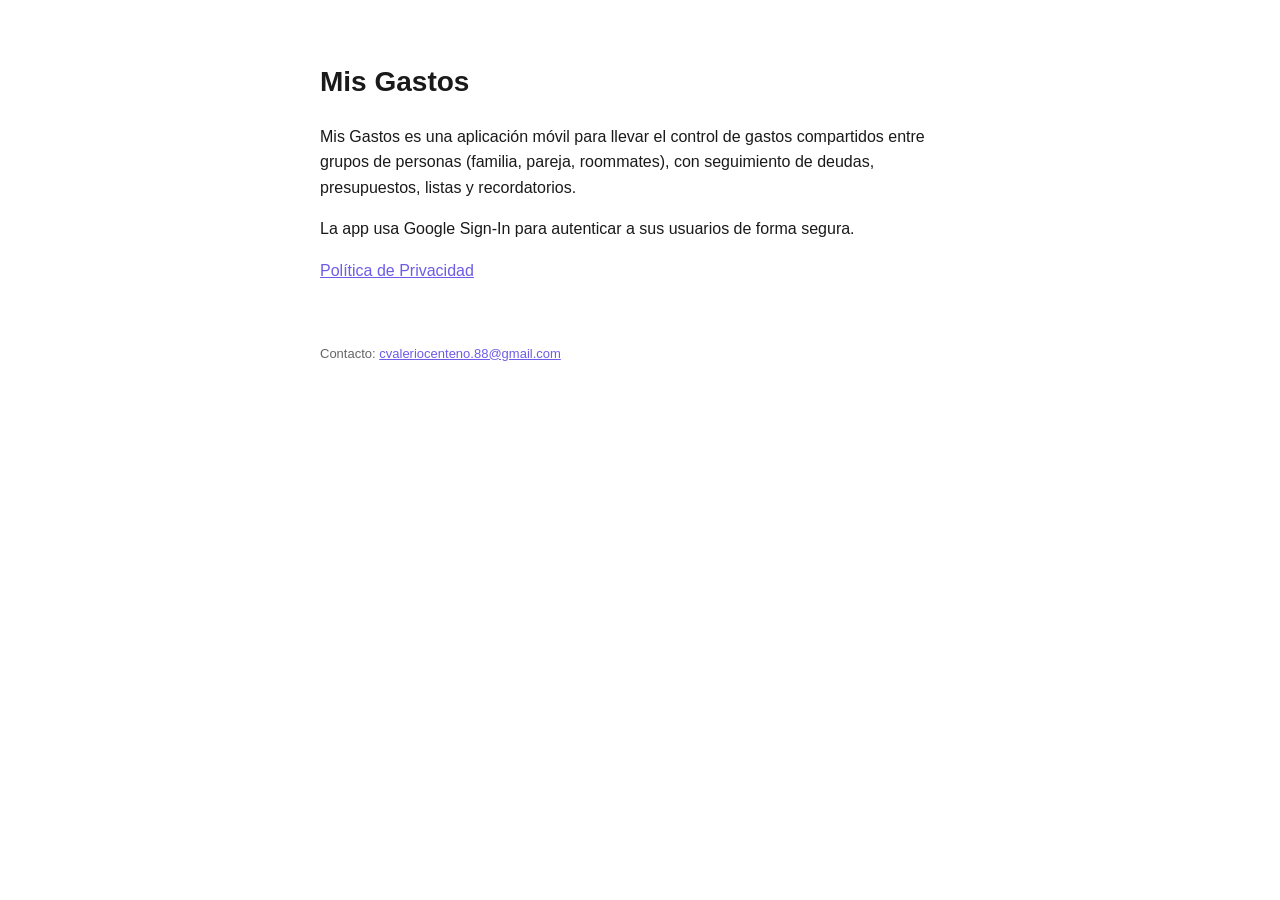
<file: index.html>
<!DOCTYPE html>
<html lang="es">
<head>
<meta charset="UTF-8">
<meta name="viewport" content="width=device-width, initial-scale=1.0">
<title>Mis Gastos</title>
<style>
  body { font-family: -apple-system, BlinkMacSystemFont, 'Segoe UI', Roboto, sans-serif; max-width: 640px; margin: 60px auto; padding: 0 20px; color: #1a1a1a; line-height: 1.6; }
  h1 { font-size: 28px; }
  a { color: #6c5ce7; }
  footer { margin-top: 60px; font-size: 13px; color: #666; }
</style>
</head>
<body>
  <h1>Mis Gastos</h1>
  <p>Mis Gastos es una aplicación móvil para llevar el control de gastos compartidos entre grupos de personas (familia, pareja, roommates), con seguimiento de deudas, presupuestos, listas y recordatorios.</p>
  <p>La app usa Google Sign-In para autenticar a sus usuarios de forma segura.</p>
  <p>
    <a href="privacy.html">Política de Privacidad</a>
  </p>
  <footer>
    Contacto: <a href="mailto:cvaleriocenteno.88@gmail.com">cvaleriocenteno.88@gmail.com</a>
  </footer>
</body>
</html>
</file>
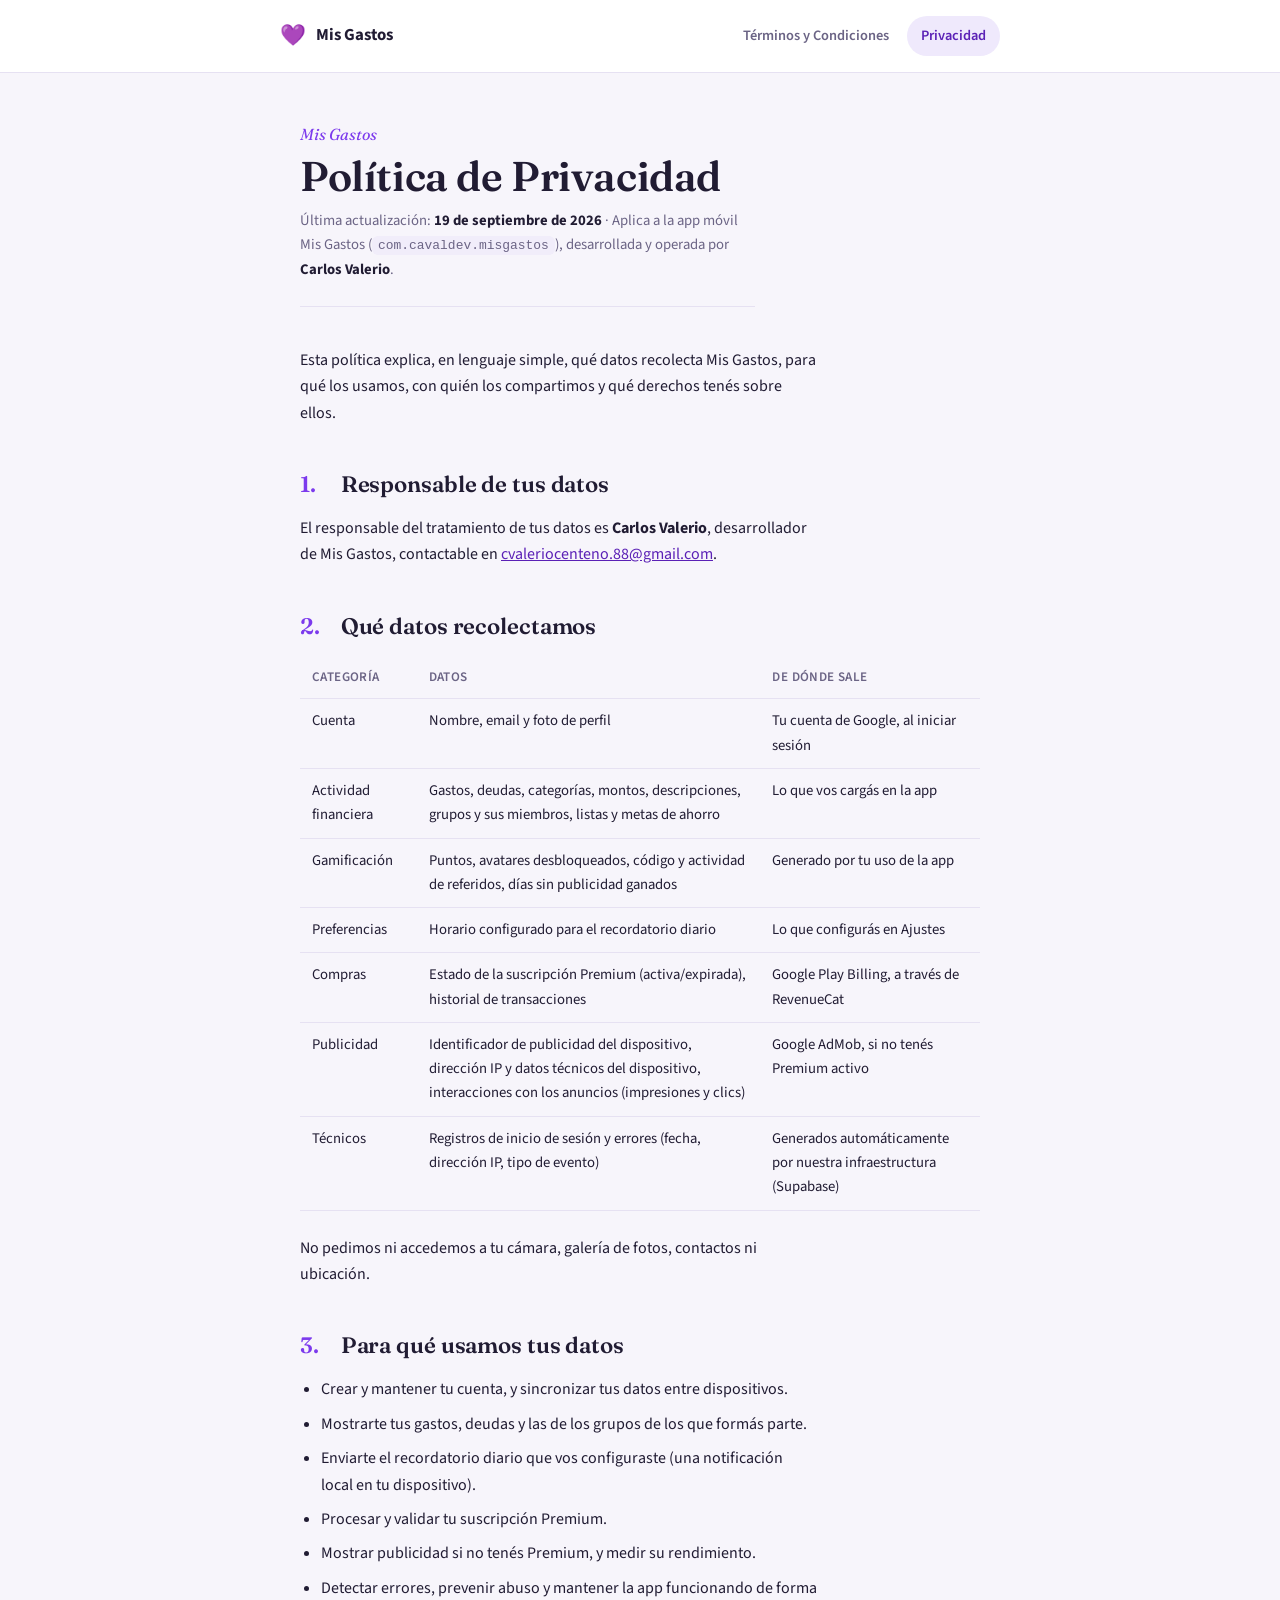
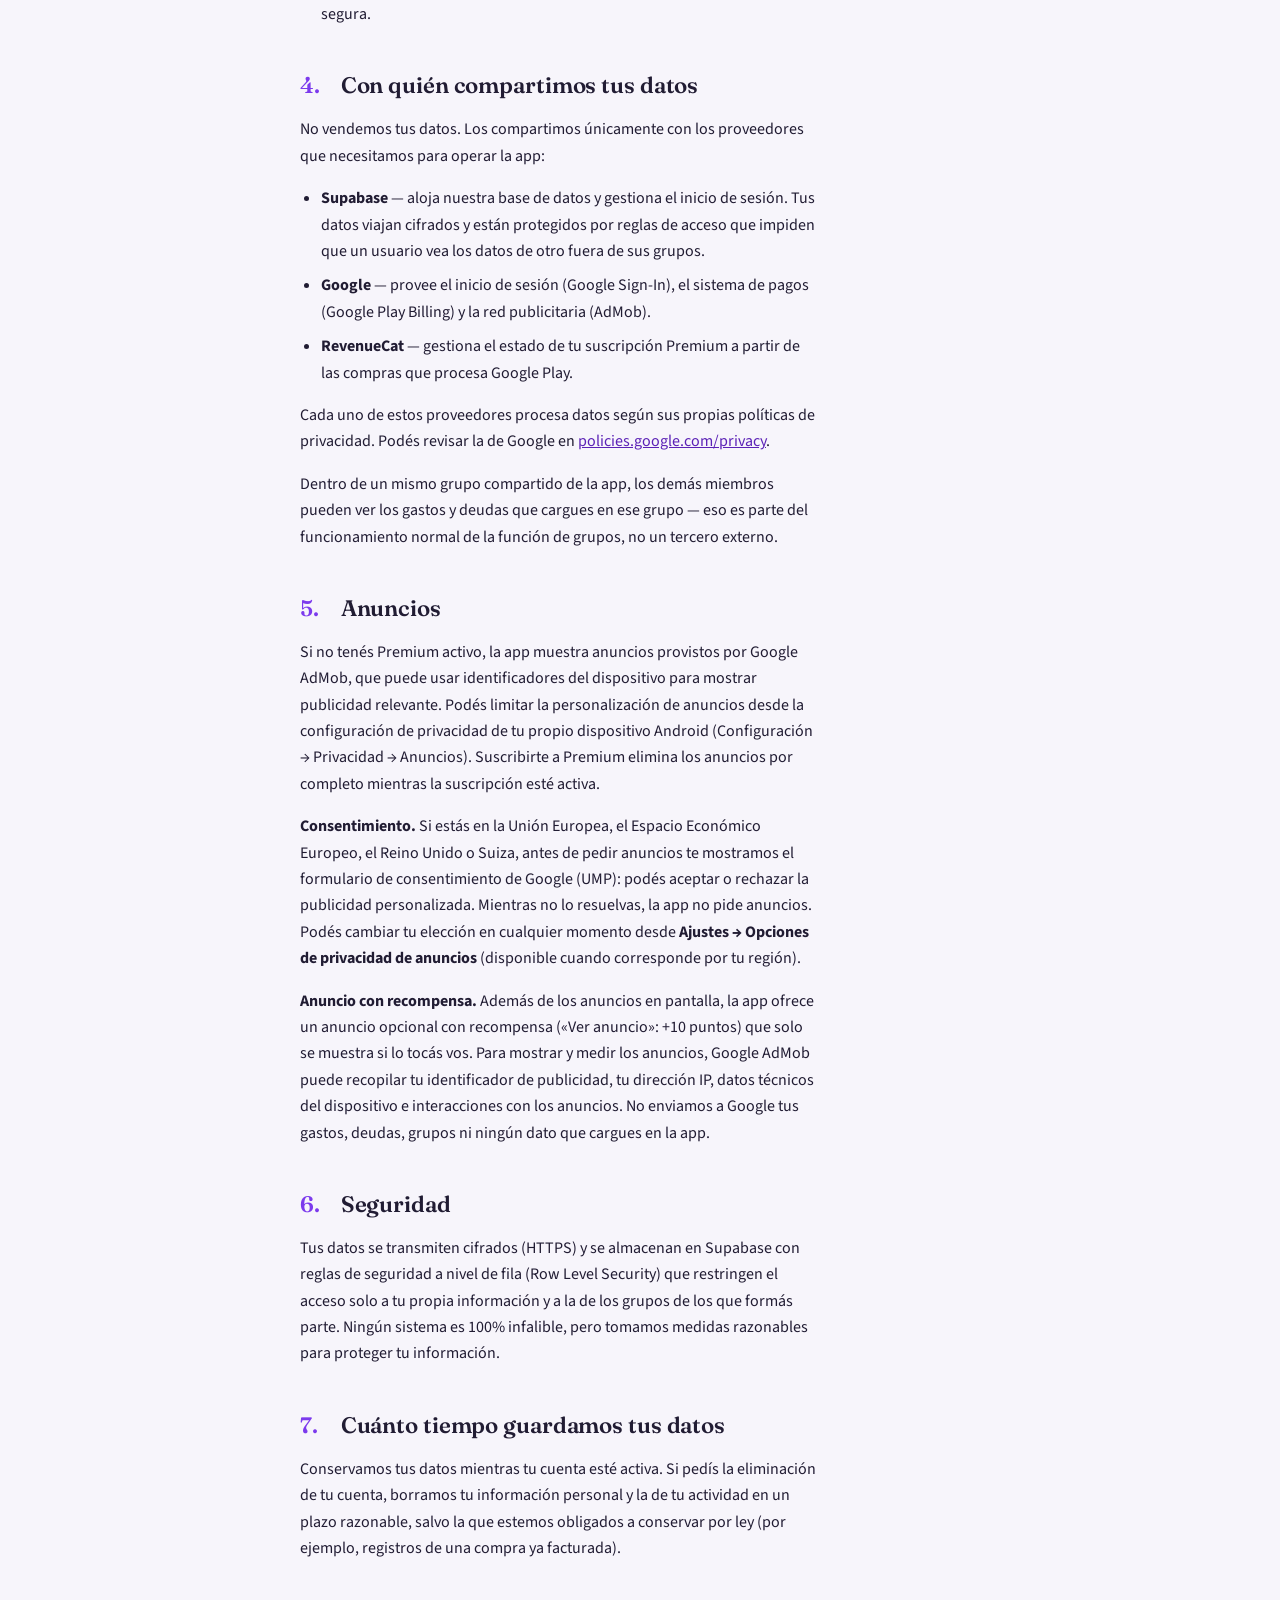
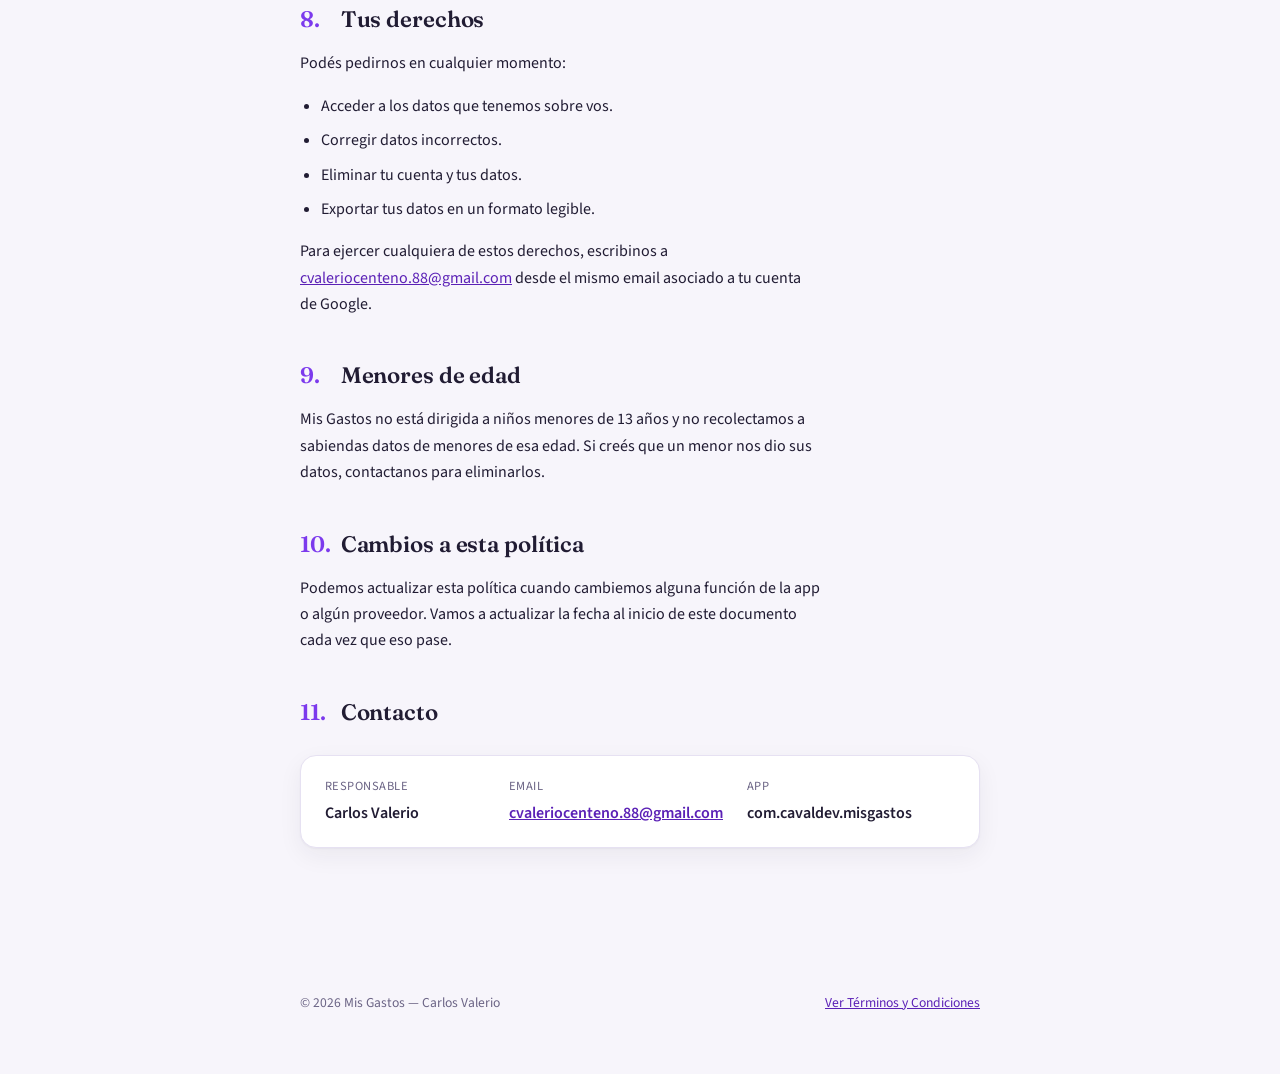
<file: privacy.html>
<!doctype html>
<html lang="es">
<head>
<meta charset="utf-8">
<meta name="viewport" content="width=device-width, initial-scale=1">
<title>Política de Privacidad — Mis Gastos</title>
<meta name="description" content="Política de Privacidad de la app Mis Gastos: qué datos recolectamos, para qué los usamos y con quién los compartimos.">
<link rel="icon" href="data:image/svg+xml,<svg xmlns=%22http://www.w3.org/2000/svg%22 viewBox=%220 0 100 100%22><text y=%22.9em%22 font-size=%2290%22>💜</text></svg>">
<link rel="preconnect" href="https://fonts.googleapis.com">
<link rel="preconnect" href="https://fonts.gstatic.com" crossorigin>
<link href="https://fonts.googleapis.com/css2?family=Fraunces:ital,wght@0,500;0,600;1,500&family=Source+Sans+3:wght@400;600;700&display=swap" rel="stylesheet">
<link rel="stylesheet" href="styles.css">
</head>
<body>

<div class="topbar">
  <a class="brand" href="index.html"><span class="brand-mark">💜</span> Mis Gastos</a>
  <nav class="topnav" aria-label="Documentos legales">
    <a href="https://carlosv319.github.io/mis-gastos-legal/terminos.html">Términos y Condiciones</a>
    <a href="privacy.html" aria-current="page">Privacidad</a>
  </nav>
</div>

<main>
  <p class="eyebrow">Mis Gastos</p>
  <h1>Política de Privacidad</h1>
  <p class="meta">Última actualización: <strong>19 de septiembre de 2026</strong> · Aplica a la app móvil Mis Gastos (<code>com.cavaldev.misgastos</code>), desarrollada y operada por <strong>Carlos Valerio</strong>.</p>

  <p>Esta política explica, en lenguaje simple, qué datos recolecta Mis Gastos, para qué los usamos, con quién los compartimos y qué derechos tenés sobre ellos.</p>

  <h2><span class="num">1.</span> Responsable de tus datos</h2>
  <p>El responsable del tratamiento de tus datos es <strong>Carlos Valerio</strong>, desarrollador de Mis Gastos, contactable en <a href="mailto:cvaleriocenteno.88@gmail.com">cvaleriocenteno.88@gmail.com</a>.</p>

  <h2><span class="num">2.</span> Qué datos recolectamos</h2>
  <table>
    <thead><tr><th>Categoría</th><th>Datos</th><th>De dónde sale</th></tr></thead>
    <tbody>
      <tr><td>Cuenta</td><td>Nombre, email y foto de perfil</td><td>Tu cuenta de Google, al iniciar sesión</td></tr>
      <tr><td>Actividad financiera</td><td>Gastos, deudas, categorías, montos, descripciones, grupos y sus miembros, listas y metas de ahorro</td><td>Lo que vos cargás en la app</td></tr>
      <tr><td>Gamificación</td><td>Puntos, avatares desbloqueados, código y actividad de referidos, días sin publicidad ganados</td><td>Generado por tu uso de la app</td></tr>
      <tr><td>Preferencias</td><td>Horario configurado para el recordatorio diario</td><td>Lo que configurás en Ajustes</td></tr>
      <tr><td>Compras</td><td>Estado de la suscripción Premium (activa/expirada), historial de transacciones</td><td>Google Play Billing, a través de RevenueCat</td></tr>
      <tr><td>Publicidad</td><td>Identificador de publicidad del dispositivo, dirección IP y datos técnicos del dispositivo, interacciones con los anuncios (impresiones y clics)</td><td>Google AdMob, si no tenés Premium activo</td></tr>
      <tr><td>Técnicos</td><td>Registros de inicio de sesión y errores (fecha, dirección IP, tipo de evento)</td><td>Generados automáticamente por nuestra infraestructura (Supabase)</td></tr>
    </tbody>
  </table>
  <p>No pedimos ni accedemos a tu cámara, galería de fotos, contactos ni ubicación.</p>

  <h2><span class="num">3.</span> Para qué usamos tus datos</h2>
  <ul>
    <li>Crear y mantener tu cuenta, y sincronizar tus datos entre dispositivos.</li>
    <li>Mostrarte tus gastos, deudas y las de los grupos de los que formás parte.</li>
    <li>Enviarte el recordatorio diario que vos configuraste (una notificación local en tu dispositivo).</li>
    <li>Procesar y validar tu suscripción Premium.</li>
    <li>Mostrar publicidad si no tenés Premium, y medir su rendimiento.</li>
    <li>Detectar errores, prevenir abuso y mantener la app funcionando de forma segura.</li>
  </ul>

  <h2><span class="num">4.</span> Con quién compartimos tus datos</h2>
  <p>No vendemos tus datos. Los compartimos únicamente con los proveedores que necesitamos para operar la app:</p>
  <ul>
    <li><strong>Supabase</strong> — aloja nuestra base de datos y gestiona el inicio de sesión. Tus datos viajan cifrados y están protegidos por reglas de acceso que impiden que un usuario vea los datos de otro fuera de sus grupos.</li>
    <li><strong>Google</strong> — provee el inicio de sesión (Google Sign-In), el sistema de pagos (Google Play Billing) y la red publicitaria (AdMob).</li>
    <li><strong>RevenueCat</strong> — gestiona el estado de tu suscripción Premium a partir de las compras que procesa Google Play.</li>
  </ul>
  <p>Cada uno de estos proveedores procesa datos según sus propias políticas de privacidad. Podés revisar la de Google en <a href="https://policies.google.com/privacy" target="_blank" rel="noopener">policies.google.com/privacy</a>.</p>
  <p>Dentro de un mismo grupo compartido de la app, los demás miembros pueden ver los gastos y deudas que cargues en ese grupo — eso es parte del funcionamiento normal de la función de grupos, no un tercero externo.</p>

  <h2><span class="num">5.</span> Anuncios</h2>
  <p>Si no tenés Premium activo, la app muestra anuncios provistos por Google AdMob, que puede usar identificadores del dispositivo para mostrar publicidad relevante. Podés limitar la personalización de anuncios desde la configuración de privacidad de tu propio dispositivo Android (Configuración → Privacidad → Anuncios). Suscribirte a Premium elimina los anuncios por completo mientras la suscripción esté activa.</p>
  <p><strong>Consentimiento.</strong> Si estás en la Unión Europea, el Espacio Económico Europeo, el Reino Unido o Suiza, antes de pedir anuncios te mostramos el formulario de consentimiento de Google (UMP): podés aceptar o rechazar la publicidad personalizada. Mientras no lo resuelvas, la app no pide anuncios. Podés cambiar tu elección en cualquier momento desde <strong>Ajustes → Opciones de privacidad de anuncios</strong> (disponible cuando corresponde por tu región).</p>
  <p><strong>Anuncio con recompensa.</strong> Además de los anuncios en pantalla, la app ofrece un anuncio opcional con recompensa («Ver anuncio»: +10 puntos) que solo se muestra si lo tocás vos. Para mostrar y medir los anuncios, Google AdMob puede recopilar tu identificador de publicidad, tu dirección IP, datos técnicos del dispositivo e interacciones con los anuncios. No enviamos a Google tus gastos, deudas, grupos ni ningún dato que cargues en la app.</p>

  <h2><span class="num">6.</span> Seguridad</h2>
  <p>Tus datos se transmiten cifrados (HTTPS) y se almacenan en Supabase con reglas de seguridad a nivel de fila (Row Level Security) que restringen el acceso solo a tu propia información y a la de los grupos de los que formás parte. Ningún sistema es 100% infalible, pero tomamos medidas razonables para proteger tu información.</p>

  <h2><span class="num">7.</span> Cuánto tiempo guardamos tus datos</h2>
  <p>Conservamos tus datos mientras tu cuenta esté activa. Si pedís la eliminación de tu cuenta, borramos tu información personal y la de tu actividad en un plazo razonable, salvo la que estemos obligados a conservar por ley (por ejemplo, registros de una compra ya facturada).</p>

  <h2><span class="num">8.</span> Tus derechos</h2>
  <p>Podés pedirnos en cualquier momento:</p>
  <ul>
    <li>Acceder a los datos que tenemos sobre vos.</li>
    <li>Corregir datos incorrectos.</li>
    <li>Eliminar tu cuenta y tus datos.</li>
    <li>Exportar tus datos en un formato legible.</li>
  </ul>
  <p>Para ejercer cualquiera de estos derechos, escribinos a <a href="mailto:cvaleriocenteno.88@gmail.com">cvaleriocenteno.88@gmail.com</a> desde el mismo email asociado a tu cuenta de Google.</p>

  <h2><span class="num">9.</span> Menores de edad</h2>
  <p>Mis Gastos no está dirigida a niños menores de 13 años y no recolectamos a sabiendas datos de menores de esa edad. Si creés que un menor nos dio sus datos, contactanos para eliminarlos.</p>

  <h2><span class="num">10.</span> Cambios a esta política</h2>
  <p>Podemos actualizar esta política cuando cambiemos alguna función de la app o algún proveedor. Vamos a actualizar la fecha al inicio de este documento cada vez que eso pase.</p>

  <h2><span class="num">11.</span> Contacto</h2>
  <div class="contact-card">
    <div>
      <div class="label">Responsable</div>
      <div class="value">Carlos Valerio</div>
    </div>
    <div>
      <div class="label">Email</div>
      <div class="value"><a href="mailto:cvaleriocenteno.88@gmail.com">cvaleriocenteno.88@gmail.com</a></div>
    </div>
    <div>
      <div class="label">App</div>
      <div class="value">com.cavaldev.misgastos</div>
    </div>
  </div>
</main>

<footer>
  <span>© 2026 Mis Gastos — Carlos Valerio</span>
  <span><a href="https://carlosv319.github.io/mis-gastos-legal/terminos.html">Ver Términos y Condiciones</a></span>
</footer>

</body>
</html>
</file>
<file: styles.css>
:root {
  --bg: #f7f5fb;
  --surface: #ffffff;
  --border: #e6e1f2;
  --text: #211c33;
  --text-muted: #6b6485;
  --accent: #7c3aed;
  --accent-strong: #5b21b6;
  --accent-soft: #efe9fc;
  --code-bg: #f1edfa;
  --shadow: 0 1px 2px rgba(33, 28, 51, 0.04), 0 8px 24px rgba(33, 28, 51, 0.06);
}

@media (prefers-color-scheme: dark) {
  :root {
    --bg: #0f0d1a;
    --surface: #16132a;
    --border: #2a2447;
    --text: #f5f3ff;
    --text-muted: #9d94c0;
    --accent: #a78bfa;
    --accent-strong: #c4b5fd;
    --accent-soft: rgba(167, 139, 250, 0.14);
    --code-bg: #1d1934;
    --shadow: 0 1px 2px rgba(0, 0, 0, 0.2), 0 8px 28px rgba(0, 0, 0, 0.35);
  }
}

* {
  box-sizing: border-box;
}

html {
  color-scheme: light dark;
}

body {
  margin: 0;
  background: var(--bg);
  color: var(--text);
  font-family: "Source Sans 3", -apple-system, BlinkMacSystemFont, "Segoe UI", sans-serif;
  font-size: 16px;
  line-height: 1.65;
  -webkit-font-smoothing: antialiased;
}

.topbar {
  display: flex;
  align-items: center;
  justify-content: space-between;
  gap: 12px;
  padding: 16px max(20px, calc((100% - 720px) / 2));
  border-bottom: 1px solid var(--border);
  background: var(--surface);
}

.brand {
  display: flex;
  align-items: center;
  gap: 10px;
  font-weight: 700;
  font-size: 1.05rem;
  text-decoration: none;
  color: var(--text);
}

.brand-mark {
  font-size: 1.3rem;
}

.topnav {
  display: flex;
  gap: 4px;
}

.topnav a {
  padding: 8px 14px;
  border-radius: 999px;
  font-size: 0.9rem;
  font-weight: 600;
  text-decoration: none;
  color: var(--text-muted);
}

.topnav a[aria-current="page"],
.topnav a:hover {
  background: var(--accent-soft);
  color: var(--accent-strong);
}

main {
  max-width: 720px;
  margin: 0 auto;
  padding: 48px 20px 96px;
}

.eyebrow {
  display: inline-block;
  font-family: "Fraunces", Georgia, serif;
  font-style: italic;
  color: var(--accent);
  font-size: 1rem;
  margin: 0 0 6px;
}

h1 {
  font-family: "Fraunces", Georgia, serif;
  font-weight: 600;
  font-size: clamp(2rem, 5vw, 2.6rem);
  line-height: 1.15;
  letter-spacing: -0.01em;
  margin: 0 0 8px;
  text-wrap: balance;
}

.meta {
  color: var(--text-muted);
  font-size: 0.92rem;
  margin: 0 0 40px;
  padding-bottom: 24px;
  border-bottom: 1px solid var(--border);
}

.meta strong {
  color: var(--text);
}

h2 {
  font-family: "Fraunces", Georgia, serif;
  font-weight: 600;
  font-size: 1.4rem;
  margin: 40px 0 12px;
  letter-spacing: -0.005em;
}

h2 .num {
  display: inline-block;
  min-width: 1.6em;
  color: var(--accent);
  font-variant-numeric: tabular-nums;
}

p {
  margin: 0 0 16px;
  max-width: 65ch;
}

ul, ol {
  margin: 0 0 16px;
  padding-left: 1.3em;
}

li {
  margin-bottom: 8px;
  max-width: 62ch;
}

a {
  color: var(--accent-strong);
}

strong {
  color: var(--text);
}

.callout {
  background: var(--accent-soft);
  border: 1px solid var(--border);
  border-radius: 14px;
  padding: 16px 20px;
  margin: 24px 0;
  font-size: 0.95rem;
}

.callout p:last-child {
  margin-bottom: 0;
}

code {
  background: var(--code-bg);
  padding: 2px 6px;
  border-radius: 6px;
  font-size: 0.88em;
}

table {
  width: 100%;
  border-collapse: collapse;
  margin: 8px 0 24px;
  font-size: 0.92rem;
}

th, td {
  text-align: left;
  padding: 10px 12px;
  border-bottom: 1px solid var(--border);
  vertical-align: top;
}

th {
  color: var(--text-muted);
  font-weight: 600;
  font-size: 0.82rem;
  text-transform: uppercase;
  letter-spacing: 0.03em;
}

.contact-card {
  display: flex;
  flex-wrap: wrap;
  gap: 24px;
  background: var(--surface);
  border: 1px solid var(--border);
  border-radius: 16px;
  padding: 20px 24px;
  margin: 24px 0;
  box-shadow: var(--shadow);
}

.contact-card div {
  min-width: 160px;
}

.contact-card .label {
  font-size: 0.78rem;
  text-transform: uppercase;
  letter-spacing: 0.04em;
  color: var(--text-muted);
  margin-bottom: 4px;
}

.contact-card .value {
  font-weight: 600;
}

footer {
  max-width: 720px;
  margin: 0 auto;
  padding: 24px 20px 60px;
  color: var(--text-muted);
  font-size: 0.85rem;
  display: flex;
  justify-content: space-between;
  gap: 12px;
  flex-wrap: wrap;
}

.hero {
  text-align: center;
  padding: 64px 20px 8px;
}

.hero .brand-mark {
  font-size: 2.6rem;
  display: block;
  margin-bottom: 12px;
}

.card-links {
  display: grid;
  grid-template-columns: repeat(auto-fit, minmax(240px, 1fr));
  gap: 16px;
  margin-top: 32px;
}

.doc-card {
  display: block;
  background: var(--surface);
  border: 1px solid var(--border);
  border-radius: 16px;
  padding: 22px 22px 20px;
  text-decoration: none;
  color: var(--text);
  box-shadow: var(--shadow);
  transition: transform 0.15s ease, border-color 0.15s ease;
}

.doc-card:hover {
  border-color: var(--accent);
  transform: translateY(-2px);
}

.doc-card .doc-icon {
  font-size: 1.6rem;
  margin-bottom: 10px;
  display: block;
}

.doc-card h3 {
  font-family: "Fraunces", Georgia, serif;
  margin: 0 0 6px;
  font-size: 1.15rem;
}

.doc-card p {
  margin: 0;
  color: var(--text-muted);
  font-size: 0.92rem;
}

.doc-card .go {
  display: inline-block;
  margin-top: 12px;
  font-size: 0.85rem;
  font-weight: 700;
  color: var(--accent-strong);
}
</file>
